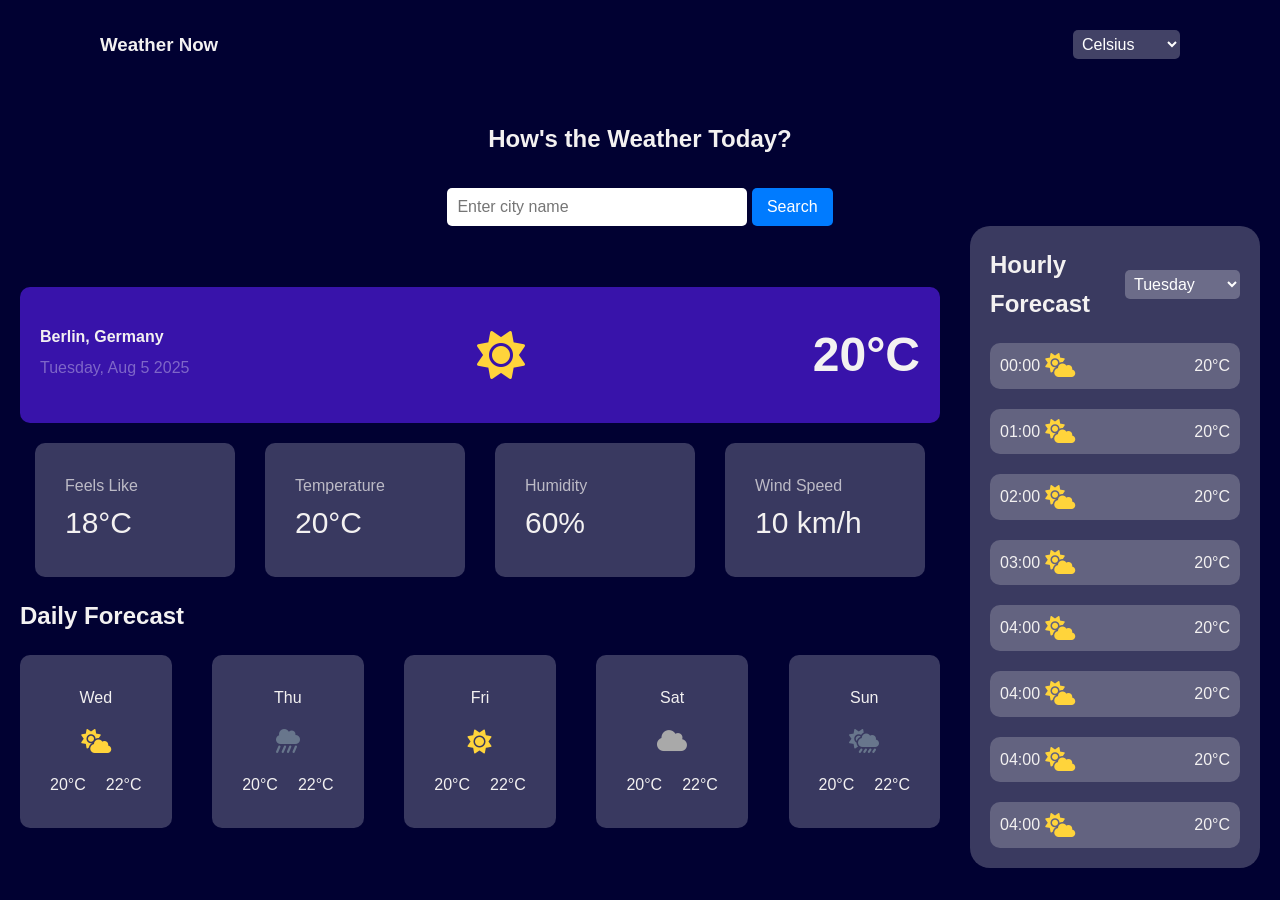
<file: index.html>
<!doctype html>
<html lang="en">
  <head>
    <meta charset="UTF-8" />
    <meta name="viewport" content="width=device-width, initial-scale=1.0" />
    <title>Weather</title>
    <link rel="stylesheet" href="style.css" />
    <link
      rel="stylesheet"
      href="https://cdnjs.cloudflare.com/ajax/libs/font-awesome/6.5.0/css/all.min.css"
    />
  </head>
  <body>
    <nav>
      <div class="logo">
        <h3>Weather Now</h3>
      </div>
      <div class="units">
        <select id="unit-select" value="units">
          <option value="celsius">Celsius</option>
          <option value="fahrenheit">Fahrenheit</option>
        </select>
      </div>
    </nav>

    <main>
      <div class="Tittle">
        <h2>How's the Weather Today?</h2>
      </div>

      <div class="searchbox">
        <input type="text" id="city-input" placeholder="Enter city name" />
        <button id="search-button">Search</button>
      </div>
    </main>

    <section class="content">
      <div class="weather-display">
        <div class="card">
          <div>
            <h4>Berlin, Germany</h4>
            <p id="date-time">Tuesday, Aug 5 2025</p>
          </div>
          <i class="fa-solid fa-sun fa-xl" style="color: #ffd43b"></i>

          <h2>20°C</h2>
        </div>
        <div class="details">
          <p id="weather-description">
            Feels Like <br />
            <span>18°C</span>
          </p>
          <p id="temperature">
            Temperature <br />
            <span>20°C</span>
          </p>
          <p id="humidity">
            Humidity <br />
            <span>60%</span>
          </p>
          <p id="wind-speed">Wind Speed <br /><span>10 km/h</span></p>
        </div>

        <div>
          <h2 style="margin: 20px 0px">Daily Forecast</h2>
          <div class="forecst">
            <div class="day">
              <p>Wed</p>
              <i class="fa-solid fa-cloud-sun fa-xl" style="color: #ffd43b"></i>
              <div class="daydegree">
                <p>20°C</p>
                <p>22°C</p>
              </div>
            </div>
            <div class="day">
              <p>Thu</p>
              <i
                class="fa-solid fa-cloud-showers-heavy fa-xl"
                style="color: #68768c"
              ></i>
              <div class="daydegree">
                <p>20°C</p>
                <p>22°C</p>
              </div>
            </div>
            <div class="day">
              <p>Fri</p>
              <i class="fa-solid fa-sun fa-xl" style="color: #ffd43b"></i>
              <div class="daydegree">
                <p>20°C</p>
                <p>22°C</p>
              </div>
            </div>
            <div class="day">
              <p>Sat</p>
              <i class="fa-solid fa-cloud fa-xl" style="color: #a9a9a9"></i>
              <div class="daydegree">
                <p>20°C</p>
                <p>22°C</p>
              </div>
            </div>
            <div class="day">
              <p>Sun</p>
              <i
                class="fa-solid fa-cloud-sun-rain fa-xl"
                style="color: #68768c"
              ></i>
              <div class="daydegree">
                <p>20°C</p>
                <p>22°C</p>
              </div>
            </div>
          </div>
        </div>
      </div>
      <aside>
        <div class="asideforect">
          <h3>Hourly Forecast</h3>
          <select id="unit-select" value="units">
            <option value="Tuesday">Tuesday</option>
            <option value="Wednesday">Wednesday</option>
          </select>
        </div>
         
        <div class="hourly-forecast">
          <div class="hour">
           <div style="display: flex ; align-items: center; gap: 5px">
             <p>00:00</p>
            <i class="fa-solid fa-cloud-sun fa-xl" style="color: #ffd43b"></i>
           </div>
            <p>20°C</p>
          </div>
          <div class="hour">
            <div style="display: flex ; align-items: center; gap: 5px">
            <p>01:00</p>
            <i class="fa-solid fa-cloud-sun fa-xl" style="color: #ffd43b"></i>
             </div>
            <p>20°C</p>
          </div>
          <div class="hour">
            <div style="display: flex ; align-items: center; gap: 5px">
            <p>02:00</p>
            <i class="fa-solid fa-cloud-sun fa-xl" style="color: #ffd43b"></i>
             </div>
            <p>20°C</p>
          </div>
          <div class="hour">
            <div style="display: flex ; align-items: center; gap: 5px">
            <p>03:00</p>
            <i class="fa-solid fa-cloud-sun fa-xl" style="color: #ffd43b"></i>
             </div>
            <p>20°C</p>
          </div>
          <div class="hour">
            <div style="display: flex ; align-items: center; gap: 5px">
            <p>04:00</p>
            <i class="fa-solid fa-cloud-sun fa-xl" style="color: #ffd43b"></i>
             </div>
            <p>20°C</p>
          </div>
          <div class="hour">
            <div style="display: flex ; align-items: center; gap: 5px">
            <p>04:00</p>
            <i class="fa-solid fa-cloud-sun fa-xl" style="color: #ffd43b"></i>
             </div>
            <p>20°C</p>
          </div>
          <div class="hour">
            <div style="display: flex ; align-items: center; gap: 5px">
            <p>04:00</p>
            <i class="fa-solid fa-cloud-sun fa-xl" style="color: #ffd43b"></i>
             </div>
            <p>20°C</p>
          </div>
          <div class="hour">
            <div style="display: flex ; align-items: center; gap: 5px">
            <p>04:00</p>
            <i class="fa-solid fa-cloud-sun fa-xl" style="color: #ffd43b"></i>
             </div>
            <p>20°C</p>
          </div>

          
      </aside>
    </section>
  </body>
</html>
</file>
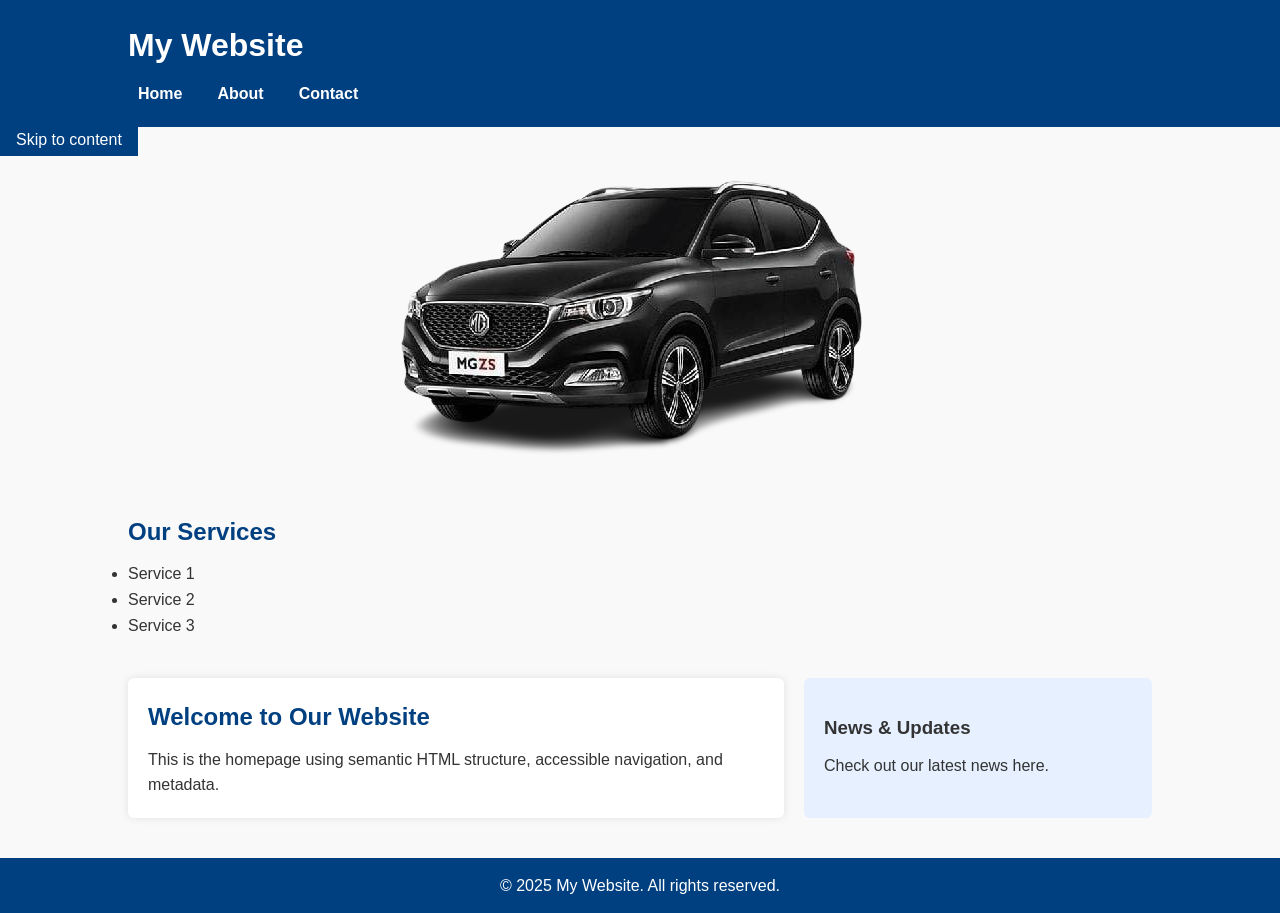
<file: fifth/index.html>
<!DOCTYPE html>
<html lang="en">
<head>
    <meta charset="UTF-8">
    <meta name="viewport" content="width=device-width, initial-scale=1.0">
    <meta name="description" content="Home page of our semantic, accessible website.">
    <link rel="canonical" href="index.html">
    <link rel="stylesheet" href="style.css">
    <meta property="og:title" content="Home - My Website">
    <meta property="og:description" content="Home page of our semantic, accessible website.">
    <meta property="og:image" content="images/og-home.jpg">

    <title>Home - My Website</title>
    <style>
        
    </style>
</head>
<body>
  

    <header>
        <h1>My Website</h1>
        <nav>
            <a href="index.html">Home</a>
            <a href="about.html">About</a>
            <a href="contact.html">Contact</a>
        </nav>
    </header>
  <a href="#main-content" class="skip-link">Skip to content</a>
  <figure>
        <img src="assests/photo_2025-11-30_23-11-03-removebg-preview.png" alt="car">
     </figure>
     <section>
        <h2>Our Services</h2>
        <ul>
            <li>Service 1</li>
            <li>Service 2</li>
            <li>Service 3</li>
        </ul>
     </section>
    <main id="main-content">
        <article>
            <h2>Welcome to Our Website</h2>
            <p>This is the homepage using semantic HTML structure, accessible navigation, and metadata.</p>
        </article>
        <aside>
            <h3>News & Updates</h3>
            <p>Check out our latest news here.</p>
        </aside>
    </main>
     
    <footer>
        <p>&copy; 2025 My Website. All rights reserved.</p>
    </footer>
</body>
</html>
</file>
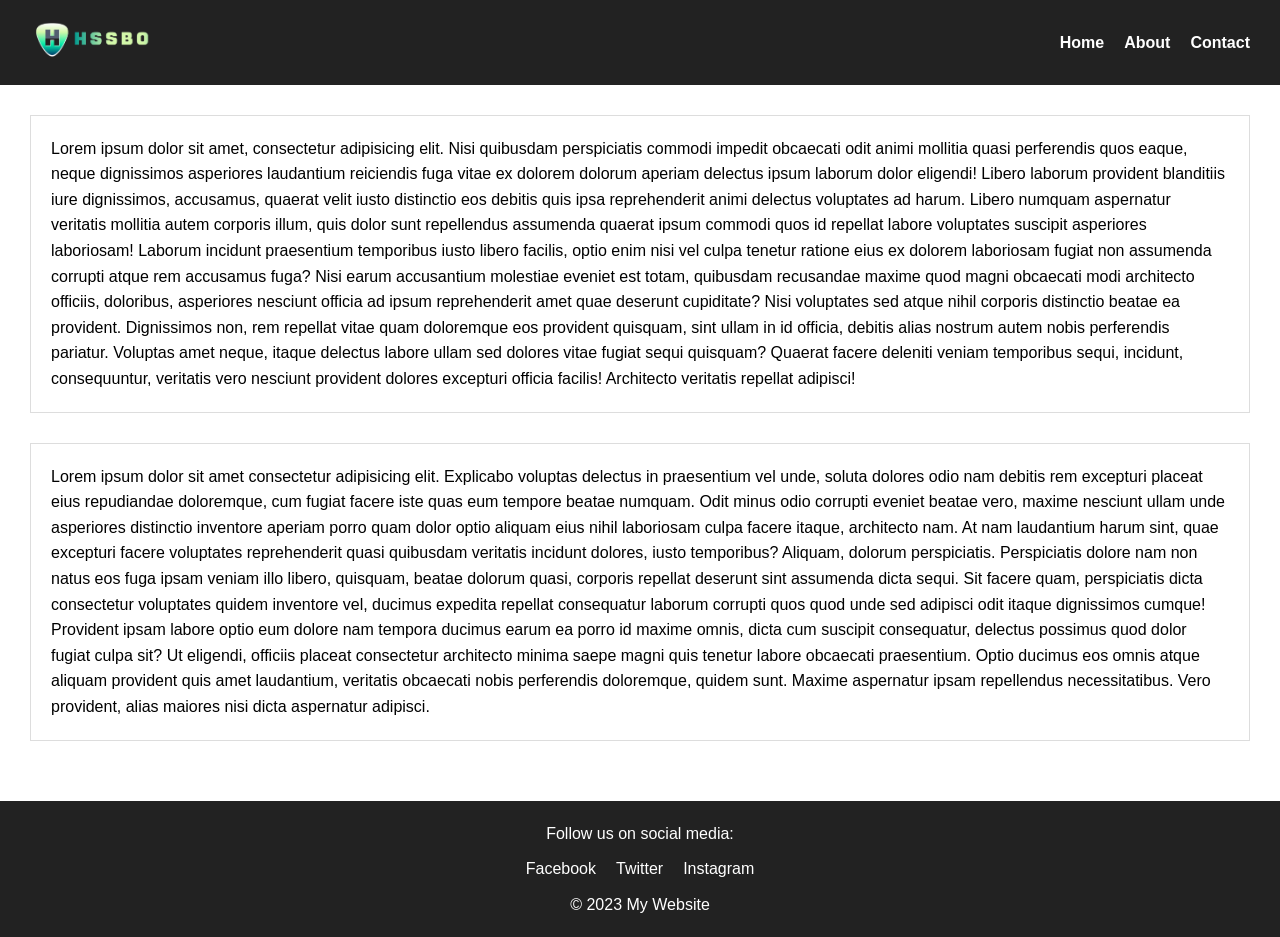
<file: first/index.html>
<!DOCTYPE html>
<html lang="en">
  <head>
    <meta charset="UTF-8" />
    <meta name="viewport" content="width=device-width, initial-scale=1.0" />
    <title>ASSignment</title>
  </head>
  <style>
    * {
      margin: 0;
      padding: 0;
      box-sizing: border-box;
    }

    body {
      font-family: Arial, sans-serif;
      line-height: 1.6;
    }

    header {
      display: flex;
      justify-content: space-between;
      align-items: center;
      background-color: #222;
      padding: 15px 30px;
    }

    .logo img {
      width: 120px;
    }

    nav ul {
      list-style: none;
      display: flex;
    }

    nav ul li {
      margin-left: 20px;
    }

    nav ul li a {
      color: white;
      text-decoration: none;
      font-weight: bold;
    }


    main {
      padding: 30px;
    }

    .article {
      margin-bottom: 30px;
      padding: 20px;
      border: 1px solid #ddd;
    }

    footer {
      background-color: #222;
      color: white;
      padding: 20px;
      text-align: center;
    }

    footer ul {
      list-style: none;
      display: flex;
      justify-content: center;
      margin: 10px 0;
    }

    footer ul li {
      margin: 0 10px;
    }

    footer ul li a {
      color: white;
      text-decoration: none;
    }
  </style>
  <body>
    <header>
      <div class="logo">
        <img src="logo.png" alt="logo" />
      </div>
      <nav>
        <ul>
          <li><a href="#">Home</a></li>
          <li><a href="#">About</a></li>
          <li><a href="#">Contact</a></li>
        </ul>
      </nav>
    </header>
    <main>
      <div class="article one">
        <p>
          Lorem ipsum dolor sit amet, consectetur adipisicing elit. Nisi
          quibusdam perspiciatis commodi impedit obcaecati odit animi mollitia
          quasi perferendis quos eaque, neque dignissimos asperiores laudantium
          reiciendis fuga vitae ex dolorem dolorum aperiam delectus ipsum
          laborum dolor eligendi! Libero laborum provident blanditiis iure
          dignissimos, accusamus, quaerat velit iusto distinctio eos debitis
          quis ipsa reprehenderit animi delectus voluptates ad harum. Libero
          numquam aspernatur veritatis mollitia autem corporis illum, quis dolor
          sunt repellendus assumenda quaerat ipsum commodi quos id repellat
          labore voluptates suscipit asperiores laboriosam! Laborum incidunt
          praesentium temporibus iusto libero facilis, optio enim nisi vel culpa
          tenetur ratione eius ex dolorem laboriosam fugiat non assumenda
          corrupti atque rem accusamus fuga? Nisi earum accusantium molestiae
          eveniet est totam, quibusdam recusandae maxime quod magni obcaecati
          modi architecto officiis, doloribus, asperiores nesciunt officia ad
          ipsum reprehenderit amet quae deserunt cupiditate? Nisi voluptates sed
          atque nihil corporis distinctio beatae ea provident. Dignissimos non,
          rem repellat vitae quam doloremque eos provident quisquam, sint ullam
          in id officia, debitis alias nostrum autem nobis perferendis pariatur.
          Voluptas amet neque, itaque delectus labore ullam sed dolores vitae
          fugiat sequi quisquam? Quaerat facere deleniti veniam temporibus
          sequi, incidunt, consequuntur, veritatis vero nesciunt provident
          dolores excepturi officia facilis! Architecto veritatis repellat
          adipisci!
        </p>
      </div>
      <div class="article two">
        Lorem ipsum dolor sit amet consectetur adipisicing elit. Explicabo
        voluptas delectus in praesentium vel unde, soluta dolores odio nam
        debitis rem excepturi placeat eius repudiandae doloremque, cum fugiat
        facere iste quas eum tempore beatae numquam. Odit minus odio corrupti
        eveniet beatae vero, maxime nesciunt ullam unde asperiores distinctio
        inventore aperiam porro quam dolor optio aliquam eius nihil laboriosam
        culpa facere itaque, architecto nam. At nam laudantium harum sint, quae
        excepturi facere voluptates reprehenderit quasi quibusdam veritatis
        incidunt dolores, iusto temporibus? Aliquam, dolorum perspiciatis.
        Perspiciatis dolore nam non natus eos fuga ipsam veniam illo libero,
        quisquam, beatae dolorum quasi, corporis repellat deserunt sint
        assumenda dicta sequi. Sit facere quam, perspiciatis dicta consectetur
        voluptates quidem inventore vel, ducimus expedita repellat consequatur
        laborum corrupti quos quod unde sed adipisci odit itaque dignissimos
        cumque! Provident ipsam labore optio eum dolore nam tempora ducimus
        earum ea porro id maxime omnis, dicta cum suscipit consequatur, delectus
        possimus quod dolor fugiat culpa sit? Ut eligendi, officiis placeat
        consectetur architecto minima saepe magni quis tenetur labore obcaecati
        praesentium. Optio ducimus eos omnis atque aliquam provident quis amet
        laudantium, veritatis obcaecati nobis perferendis doloremque, quidem
        sunt. Maxime aspernatur ipsam repellendus necessitatibus. Vero
        provident, alias maiores nisi dicta aspernatur adipisci.
      </div>
    </main>
    <footer>
      <div>
        <p>Follow us on social media:</p>
        <ul>
          <li><a href="#">Facebook</a></li>
          <li><a href="#">Twitter</a></li>
          <li><a href="#">Instagram</a></li>
        </ul>
      </div>
      <p>&copy; 2023 My Website</p>
    </footer>
  </body>
</html>
</file>
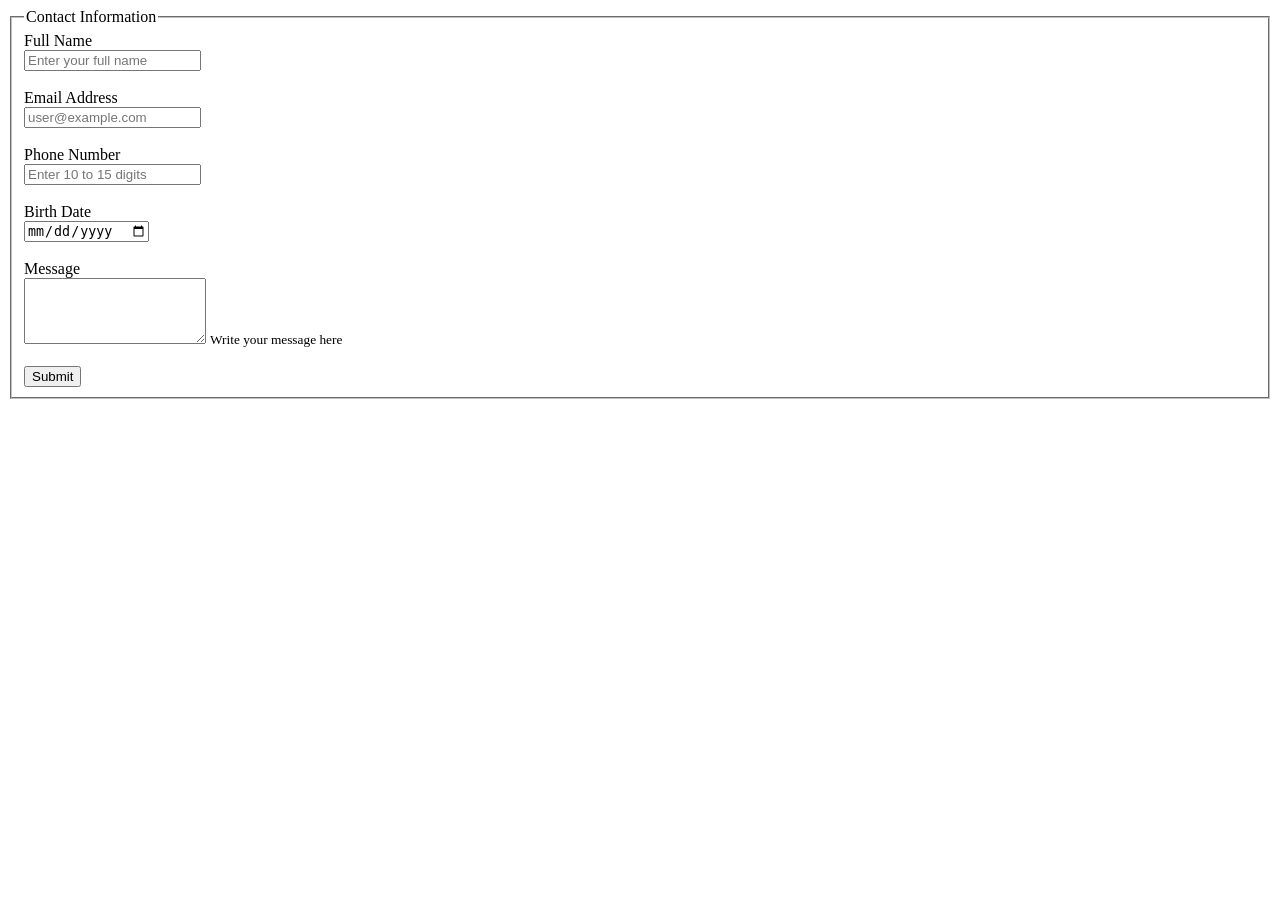
<file: Fourth/index.html>
<!DOCTYPE html>
<html lang="en">
<head>
    <meta charset="UTF-8">
    <title> Form</title>
</head>
<body>

<form>
    <fieldset>
        <legend>Contact Information</legend>

      
        <div>
            <label for="name">Full Name</label><br>
            <input 
                type="text" 
                id="name" 
                name="name"
                required
                aria-describedby="nameHelp"
                placeholder="Enter your full name"
            >
           
        </div>

        <br>

        
        <div>
            <label for="email">Email Address</label><br>
            <input 
                type="email" 
                id="email" 
                name="email"
                required
                pattern="^[^\s@]+@[^\s@]+\.[^\s@]+$"
                aria-describedby="emailHelp"
                aria-invalid="false"
                placeholder="user@example.com"
            >
           
        </div>

        <br>

        <!-- Phone -->
        <div>
            <label for="phone">Phone Number</label><br>
            <input 
                type="tel" 
                id="phone" 
                name="phone"
                required
                pattern="^[0-9]{10,15}$"
                aria-describedby="phoneHelp"
                aria-invalid="false"
                placeholder="Enter 10 to 15 digits"
            >
            
        </div>

        <br>

        
        <div>
            <label for="date">Birth Date</label><br>
            <input 
                type="date" 
                id="date" 
                name="date"
                required
            >
        </div>

        <br>

        <!-- Message -->
        <div>
            <label for="message">Message</label><br>
            <textarea 
                id="message" 
                name="message" 
                rows="4"
                required
                aria-describedby="messageHelp"
            ></textarea>
            <small id="messageHelp">Write your message here</small>
        </div>

        <br>

        <button type="submit">Submit</button>
    </fieldset>
</form>

</body>
</html>
</file>
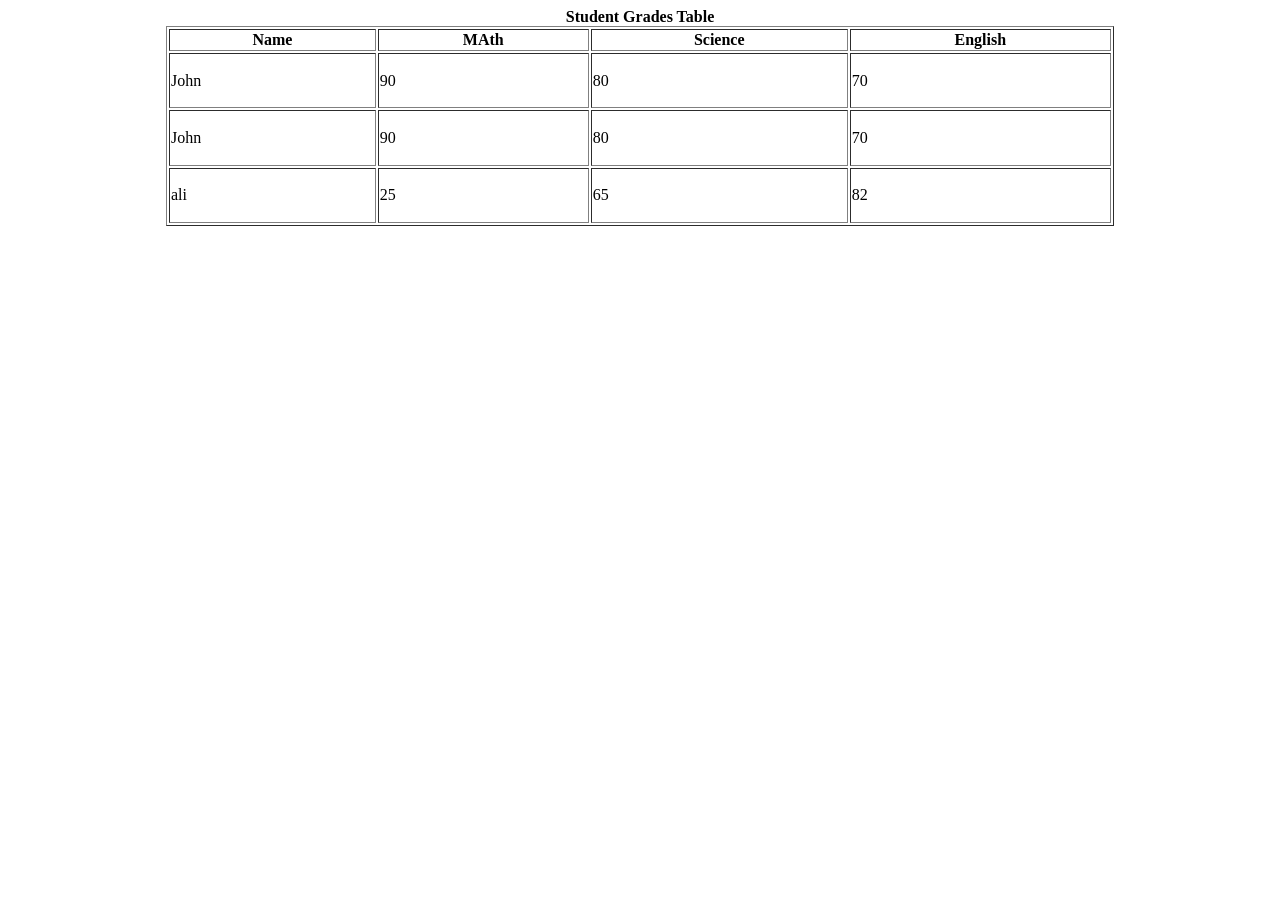
<file: Second/index.html>
<!DOCTYPE html>
<html lang="en">
<head>
    <meta charset="UTF-8">
    <meta name="viewport" content="width=device-width, initial-scale=1.0">
    <title>Student table</title>
</head>
<body>
      <table border="1" style="width: 75% ; margin: auto; height: 200px;">
         <caption><strong>Student Grades Table</strong></caption>
         <thead>
            <tr>
                <th>Name</th>
                <th>MAth</th>
                <th>Science</th>
                <th>English</th>
            </tr>
         </thead>
         <tbody>
            <tr>
                <td>John</td>
                <td>90</td>
                <td>80</td>
                <td>70</td>
            </tr>
            <tr>
                <td>John</td>
                <td>90</td>
                <td>80</td>
                <td>70</td>
            </tr>
            <tr>
                <td>ali</td>
                <td>25</td>
                <td>65</td>
                <td>82</td>
            </tr>
         </tbody>
      </table>
</body>
</html>
</file>
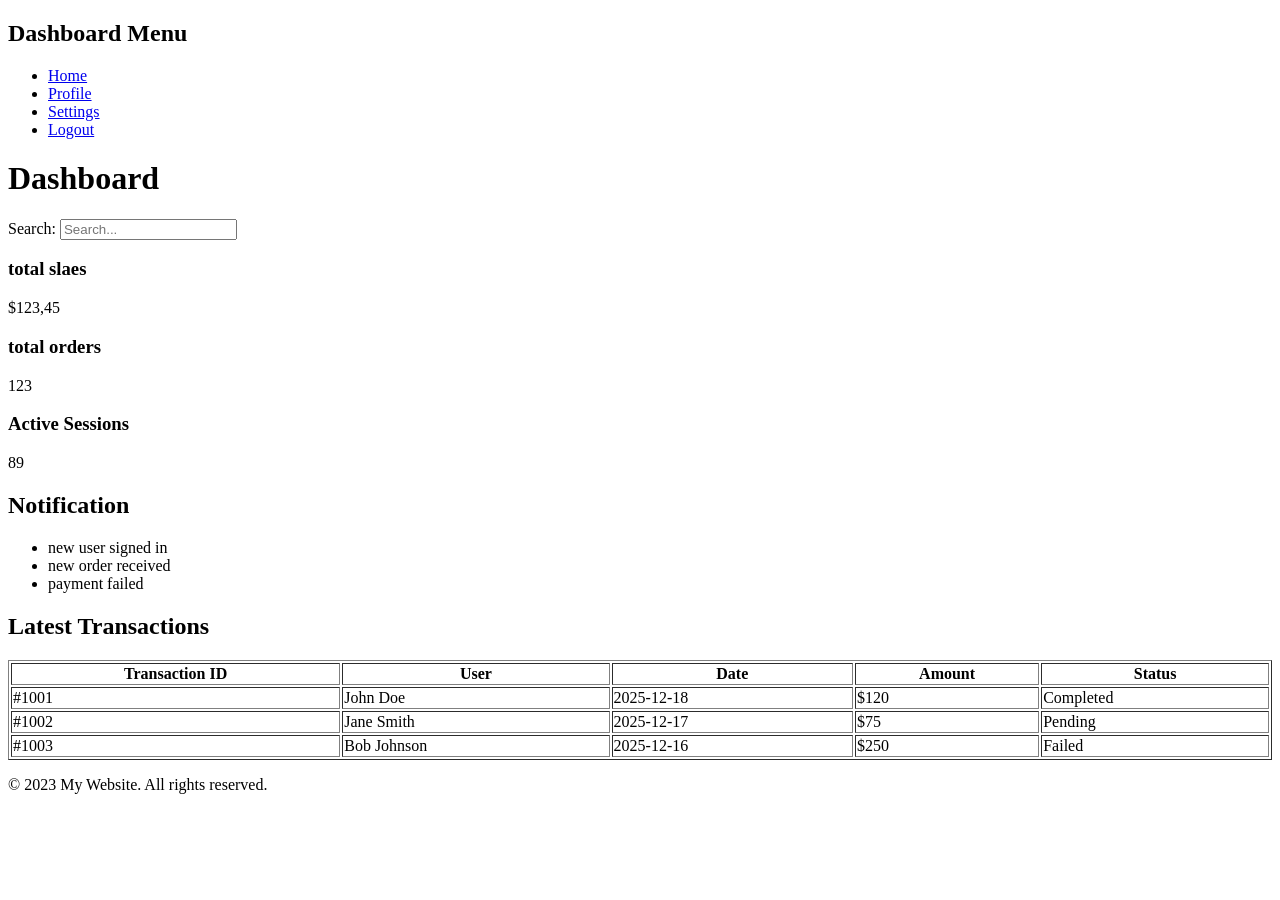
<file: Six/index.html>
<!DOCTYPE html>
<html lang="en">
  <head>
    <meta charset="UTF-8" />
    <meta name="viewport" content="width=device-width, initial-scale=1.0" />
    <title>Dashboard</title>
  </head>
  <body>
    <nav aria-label="sidebar">
      <h2>Dashboard Menu</h2>
      <ul>
        <li><a href="#">Home</a></li>
        <li><a href="#">Profile</a></li>
        <li><a href="#">Settings</a></li>
        <li><a href="#">Logout</a></li>
      </ul>
    </nav>

    <header>
      <h1>Dashboard</h1>
      <form role="search">
        <label for="search">Search:</label>
        <input
          type="search"
          id="search"
          name="search"
          placeholder="Search..."
        />
      </form>
    </header>
    <main>
      <section aria-label="overv">
        <article>
          <h3>total slaes</h3>
          <p>$123,45</p>
        </article>
        <article>
          <h3>total orders</h3>
          <p>123</p>
        </article>
        <article>
          <h3>Active Sessions</h3>
          <p>89</p>
        </article>
      </section>
    </main>

    <aside aria-label="Notification">
      <h2>Notification</h2>
      <ul>
        <li>new user signed in</li>
        <li>new order received</li>
        <li>payment failed</li>
      </ul>
    </aside>
    <section aria-label="latest transaction">
      <h2>Latest Transactions</h2>
      <table border="1" style="width: 100%;">
        <thead>
          <tr>
            <th>Transaction ID</th>
            <th>User</th>
            <th>Date</th>
            <th>Amount</th>
            <th>Status</th>
          </tr>
        </thead>
        <tbody>
          <tr>
            <td>#1001</td>
            <td>John Doe</td>
            <td>2025-12-18</td>
            <td>$120</td>
            <td>Completed</td>
          </tr>
          <tr>
            <td>#1002</td>
            <td>Jane Smith</td>
            <td>2025-12-17</td>
            <td>$75</td>
            <td>Pending</td>
          </tr>
          <tr>
            <td>#1003</td>
            <td>Bob Johnson</td>
            <td>2025-12-16</td>
            <td>$250</td>
            <td>Failed</td>
          </tr>
        </tbody>
      </table>
    </section>
    <footer>
      <p>&copy; 2023 My Website. All rights reserved.</p>
    </footer>
  </body>
</html>
</file>
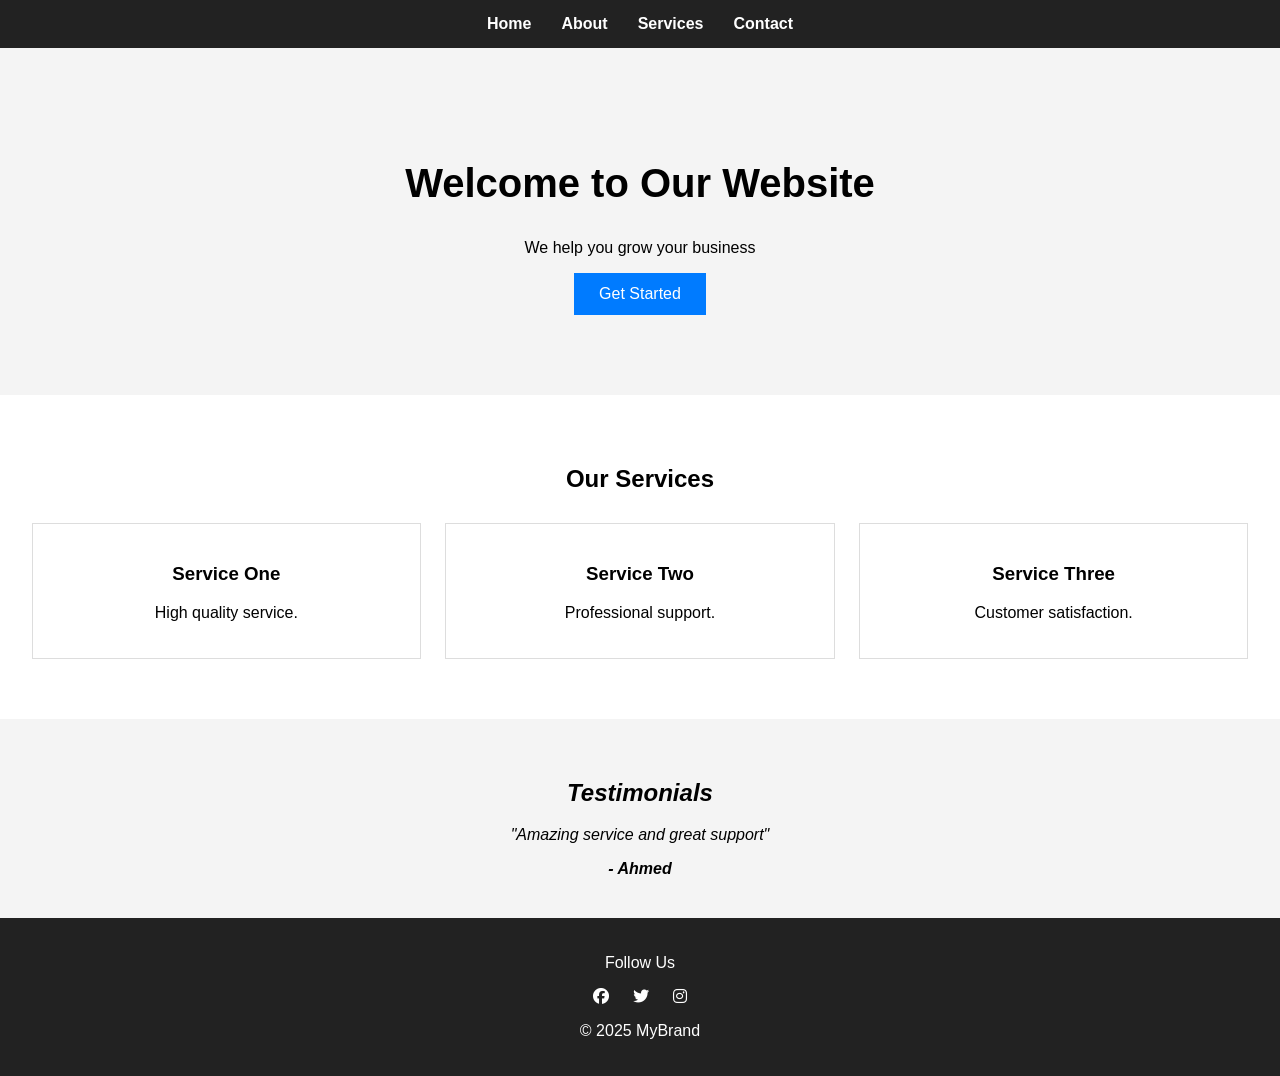
<file: Third/index.html>
<!DOCTYPE html>
<html lang="en">
  <head>
    <meta charset="UTF-8" />
    <meta name="viewport" content="width=device-width, initial-scale=1.0" />
    <title>Landing page</title>
    <link
      href="https://cdnjs.cloudflare.com/ajax/libs/font-awesome/6.5.0/css/all.min.css"
      rel="stylesheet"
    />
  </head>
  <style>
    body {
      margin: 0;
      font-family: Arial, sans-serif;
    }

    nav {
      background-color: #222;
      padding: 15px;
    }

    nav ul {
      list-style: none;
      display: flex;
      justify-content: center;
      margin: 0;
      padding: 0;
    }

    nav ul li {
      margin: 0 15px;
    }

    nav ul li a {
      color: white;
      text-decoration: none;
      font-weight: bold;
    }

    .hero {
      text-align: center;
      padding: 80px 20px;
      background-color: #f4f4f4;
    }

    .hero h1 {
      font-size: 40px;
    }

    .hero button {
      padding: 12px 25px;
      font-size: 16px;
      background-color: #007bff;
      color: white;
      border: none;
      cursor: pointer;
    }

    .services {
      padding: 50px 20px;
      text-align: center;
    }

    .service-box {
      display: inline-block;
      width: 28%;
      margin: 10px;
      padding: 20px;
      border: 1px solid #ddd;
    }

    .testimonials {
      background-color: #f4f4f4;
      padding: 40px 20px;
      text-align: center;
      font-style: italic;
    }

    footer {
      background-color: #222;
      color: white;
      text-align: center;
      padding: 20px;
    }

    footer a {
      color: white;
      margin: 0 10px;
      text-decoration: none;
    }
  </style>
  <body>
    <nav>
      <ul>
        <li><a href="#">Home</a></li>
        <li><a href="#">About</a></li>
        <li><a href="#">Services</a></li>
        <li><a href="#">Contact</a></li>
      </ul>
    </nav>

    <section class="hero">
      <h1>Welcome to Our Website</h1>
      <p>We help you grow your business</p>
      <button>Get Started</button>
    </section>

    <section class="services">
      <h2>Our Services</h2>

      <div class="service-box">
        <h3>Service One</h3>
        <p>High quality service.</p>
      </div>

      <div class="service-box">
        <h3>Service Two</h3>
        <p>Professional support.</p>
      </div>

      <div class="service-box">
        <h3>Service Three</h3>
        <p>Customer satisfaction.</p>
      </div>
    </section>

    <section class="testimonials">
      <h2>Testimonials</h2>
      <p>"Amazing service and great support"</p>
      <strong>- Ahmed</strong>
    </section>

    <footer class="bg-dark text-white text-center p-4">
      <p>Follow Us</p>

      <a href="#" class="icons"><i class="fab fa-facebook"></i></a>
      <a href="#" class="icons"><i class="fab fa-twitter"></i></a>
      <a href="#" class="icons"><i class="fab fa-instagram"></i></a>

      <p class="mt-3 mb-0">© 2025 MyBrand</p>
    </footer>
  </body>
</html>
</file>
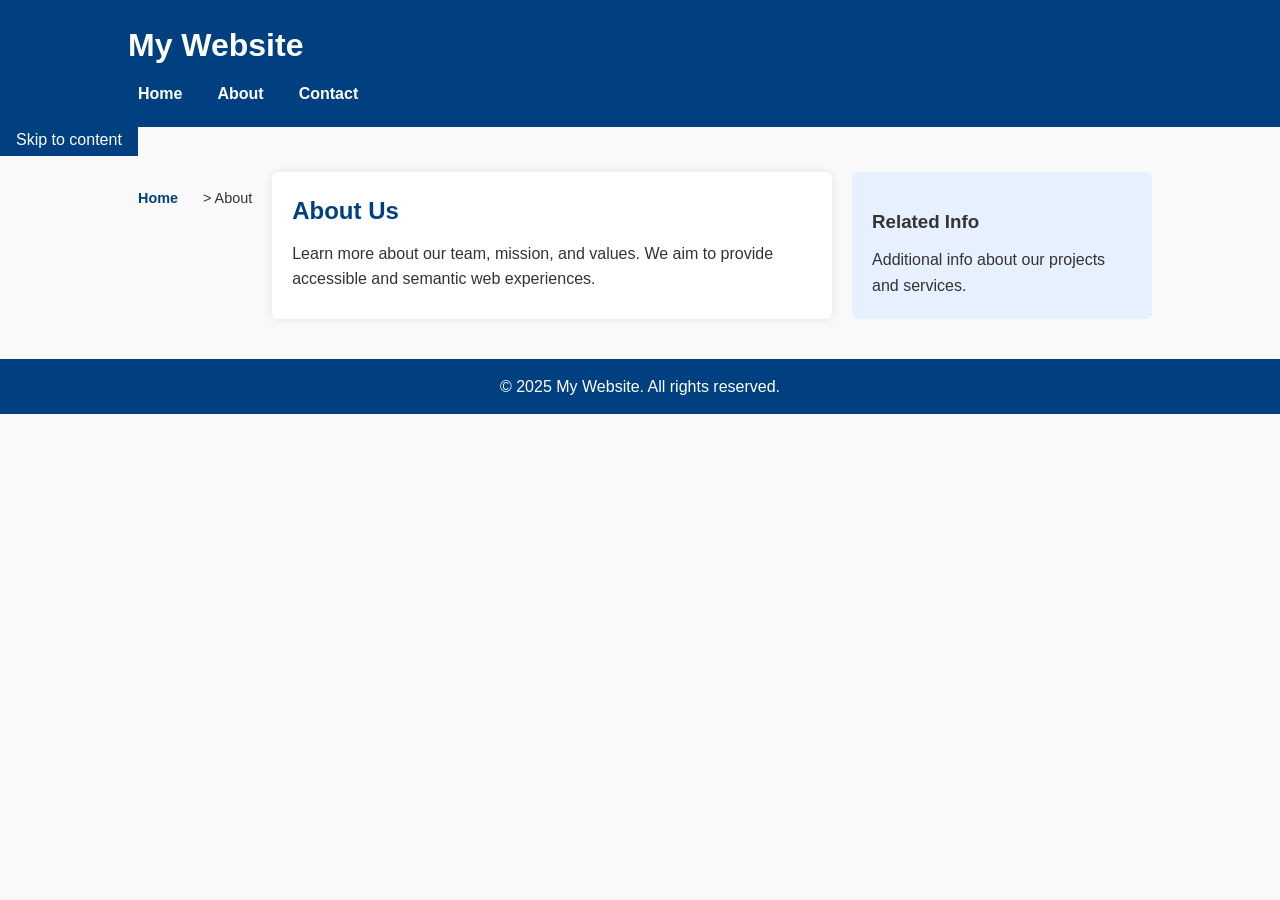
<file: fifth/about.html>
<!DOCTYPE html>
<html lang="en">
<head>
    <meta charset="UTF-8">
    <meta name="viewport" content="width=device-width, initial-scale=1.0">
    <meta name="description" content="About page of our semantic, accessible website.">
    <link rel="canonical" href="about.html">
    <link rel="stylesheet" href="style.css">
    <meta property="og:title" content="About - My Website">
    <meta property="og:description" content="About page of our semantic, accessible website.">
    <meta property="og:image" content="images/og-about.jpg">

    <title>About - My Website</title>
</head>
<body>
   

    <header>
        <h1>My Website</h1>
        <nav>
            <a href="index.html">Home</a>
            <a href="about.html">About</a>
            <a href="contact.html">Contact</a>
        </nav>
    </header>
 <a href="#main-content" class="skip-link">Skip to content</a>
    <main id="main-content">
        <nav class="breadcrumb" aria-label="Breadcrumb">
            <a href="index.html">Home</a> &gt; About
        </nav>

        <article>
            <h2>About Us</h2>
            <p>Learn more about our team, mission, and values. We aim to provide accessible and semantic web experiences.</p>
        </article>

        <aside>
            <h3>Related Info</h3>
            <p>Additional info about our projects and services.</p>
        </aside>
    </main>

    <footer>
        <p>&copy; 2025 My Website. All rights reserved.</p>
    </footer>
</body>
</html>
</file>
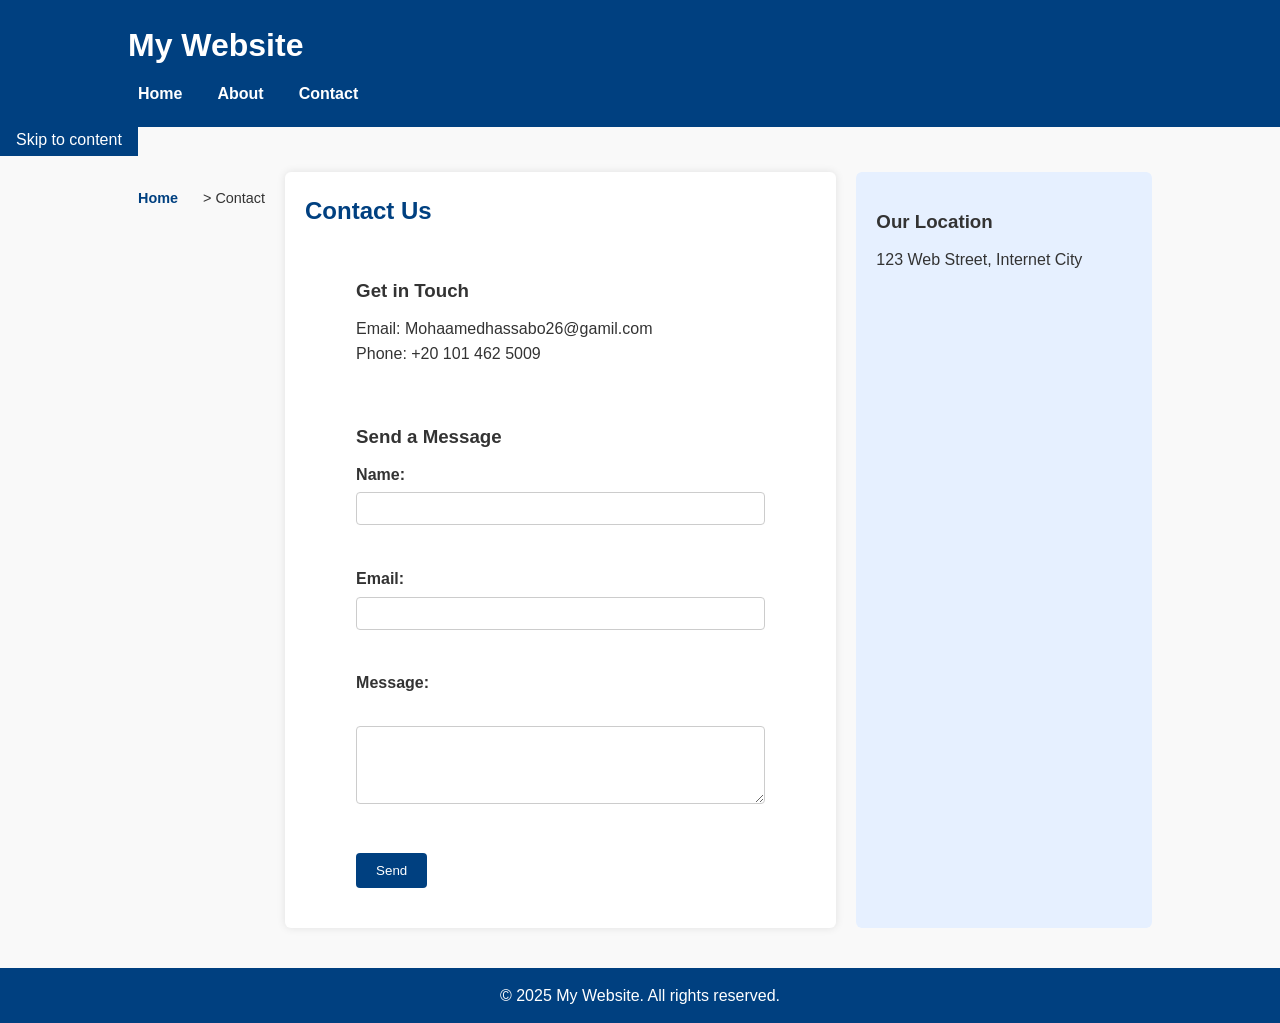
<file: fifth/contact.html>
<!DOCTYPE html>
<html lang="en">
  <head>
    <meta charset="UTF-8" />
    <meta name="viewport" content="width=device-width, initial-scale=1.0" />
    <meta
      name="description"
      content="Contact page of our semantic, accessible website."
    />
    <link rel="canonical" href="contact.html" />
    <link rel="stylesheet" href="style.css" />
    <link rel="stylesheet" href="style.css" />
    <meta property="og:title" content="Contact - My Website" />
    <meta
      property="og:description"
      content="Contact page of our semantic, accessible website."
    />
    <meta property="og:image" content="images/og-contact.jpg" />

    <title>Contact - My Website</title>
  </head>
  <body>
    <header>
      <h1>My Website</h1>
      <nav>
        <a href="index.html">Home</a>
        <a href="about.html">About</a>
        <a href="contact.html">Contact</a>
      </nav>
    </header>
    <a href="#main-content" class="skip-link">Skip to content</a>
    <main id="main-content">
      <nav class="breadcrumb" aria-label="Breadcrumb">
        <a href="index.html">Home</a> &gt; Contact
      </nav>

      <article>
        <h2>Contact Us</h2>
        <section>
          <h3>Get in Touch</h3>
          <p>Email: Mohaamedhassabo26@gamil.com</p>
          <p>Phone: +20 101 462 5009</p>
        </section>
        <section>
          <h3>Send a Message</h3>
          <form>
            <label for="name">Name:</label>
            <input type="text" id="name" name="name" required /><br /><br />

            <label for="email">Email:</label>
            <input type="email" id="email" name="email" required /><br /><br />

            <label for="message">Message:</label><br />
            <textarea id="message" name="message" rows="4" required></textarea
            ><br /><br />

            <button type="submit">Send</button>
          </form>
        </section>
      </article>

      <aside>
        <h3>Our Location</h3>
        <p>123 Web Street, Internet City</p>
      </aside>
    </main>

    <footer>
      <p>&copy; 2025 My Website. All rights reserved.</p>
    </footer>
  </body>
</html>
</file>
<file: style.css>
*
{
    margin: 0;
    padding: 0;
    box-sizing: border-box;
    font-family: Arial, sans-serif;
}
body
{
    background-color:rgb(1, 1, 50);
    color: #f3f1f1;
    line-height: 1.6;
    padding: 20px;
}
nav
{
    display: flex;
    justify-content: space-between;
    align-items: center;
    padding: 10px 5rem;
}
select
{
    padding: 5px;
    font-size: 16px;
    border-radius: 5px;
    border: none;
    background-color:rgba(255, 255, 255, 0.253);
    color:white;
}
option
{
   background-color:rgba(255, 255, 255, 0.155);
    color:rgb(19, 18, 18);
}
main
{
    text-align: center;
    margin-top: 50px;
}
.searchbox
{
    margin-top: 30px;
}
input[type="text"]
{
    padding: 10px;
    font-size: 16px;
    border: none;
    border-radius: 5px;
    width: 300px;
}
button
{
    padding: 10px 15px;
    font-size: 16px;
    border: none;
    border-radius: 5px;
    background-color: #007BFF;
    color: white;
    cursor: pointer;
}
.card
{
    background-color: rgba(75, 26, 209, 0.758);
    padding: 20px;
    border-radius: 10px;
    display: inline-block;
    margin-top: 20px;
    display: flex;
    align-items: center;
    justify-content: space-between;
}
.card p
{
    margin: 5px 0;
    color: rgba(254, 254, 254, 0.352);
}
.card h2
{
    font-size: 48px;
    margin: 10px 0;
}
.card i
{
    font-size: 48px;
}
.details
{
    margin-top: 20px;
    display: flex;
    justify-content: space-between;
}
.details p
{
    margin: 0 15px;
    background-color: rgba(231, 229, 236, 0.244);
    padding: 30px;
    border-radius: 10px;
    color: #f3f1f1b4;
    width: 200px;
}
.details span
{
    font-size: 30px;
    margin: 10px 0 0 0;
    color: #f3f1f1;
}
.day
{
    
    background-color: rgba(231, 229, 236, 0.244);
    padding: 30px;
    border-radius: 10px;
    text-align: center;
    display: flex;
    flex-direction: column;
    gap: 30px;
   
}
.forecst
{
    display: flex;
    justify-content: space-between;
   
}
.daydegree
{
    display: flex;
    gap:20px;
    width: 100%;
}
.content
{
    display: flex;
    
    align-items: center;
    gap: 30px;
    justify-content: center;
}
aside
{
    background-color: rgba(255, 255, 255, 0.224);
    padding: 20px;
    border-radius: 20px;
    height: 100%;
}
.asideforect
{
    display: flex;
   
    align-items: center;
    gap: 20px;
}
.asideforect h3
{
    font-size: 24px;
}

.hourly-forecast
{
    display: flex;
    flex-direction: column;
    gap: 20px;
    margin-top: 20px;
}
.hour
{
    display: flex;
    justify-content: space-between;
    align-items: center;
    background-color: rgba(208, 207, 210, 0.276);
    padding: 10px;
    border-radius: 10px;
}
</file>
<file: fifth/style.css>
* {
  margin: 0;
  padding: 0;
  box-sizing: border-box;
}

body {
  font-family: Arial, sans-serif;
  line-height: 1.6;
  color: #333;
  background-color: #f9f9f9;
}


.skip-link {
  
  background: #004080;
  color: #fff;
  padding: 8px 16px;
  z-index: 100;
  text-decoration: none;
}
.skip-link:focus {
  top: 10px;
}

/* Header */
header {
  background-color: #004080;
  color: #fff;
  padding: 20px 10%;
}
header h1 {
  font-size: 2em;
  margin-bottom: 10px;
}

/* Navigation */
nav {
  display: flex;
  gap: 15px;
}
nav a {
  color: #fff;
  text-decoration: none;
  font-weight: bold;
}
nav a:hover {
  text-decoration: underline;
}

.breadcrumb {
  margin: 15px 0;
  font-size: 0.9em;
}
.breadcrumb a {
  text-decoration: none;
  color: #004080;
}
.breadcrumb a:hover {
  text-decoration: underline;
}
figure
{
    text-align: center;
    margin: 0;
    padding: 0;
}
section
{
    padding: 20px 10%;
}
main {
  display: flex;
  gap: 20px;
  padding: 20px 10%;
}

article {
  flex: 2;
  background: #fff;
  padding: 20px;
  border-radius: 6px;
  box-shadow: 0 0 8px rgba(0, 0, 0, 0.1);
}


aside {
  flex: 1;
  background: #e6f0ff;
  padding: 20px;
  border-radius: 6px;
}


h2 {
  color: #004080;
  margin-bottom: 10px;
}
h3 {
  margin-top: 15px;
  margin-bottom: 10px;
}


form label {
  display: block;
  margin-bottom: 5px;
  font-weight: bold;
}
form input,
form textarea {
  width: 100%;
  padding: 8px;
  margin-bottom: 15px;
  border: 1px solid #ccc;
  border-radius: 4px;
}
form button {
  background-color: #004080;
  color: #fff;
  padding: 10px 20px;
  border: none;
  border-radius: 4px;
  cursor: pointer;
}
form button:hover {
  background-color: #0066cc;
}


footer {
  background-color: #004080;
  color: #fff;
  text-align: center;
  padding: 15px 10%;
  margin-top: 20px;
}
nav a {
  margin: 0 10px;
  text-decoration: none;
}

.breadcrumb {
  font-size: 0.9em;
  margin-bottom: 10px;
}
</file>
